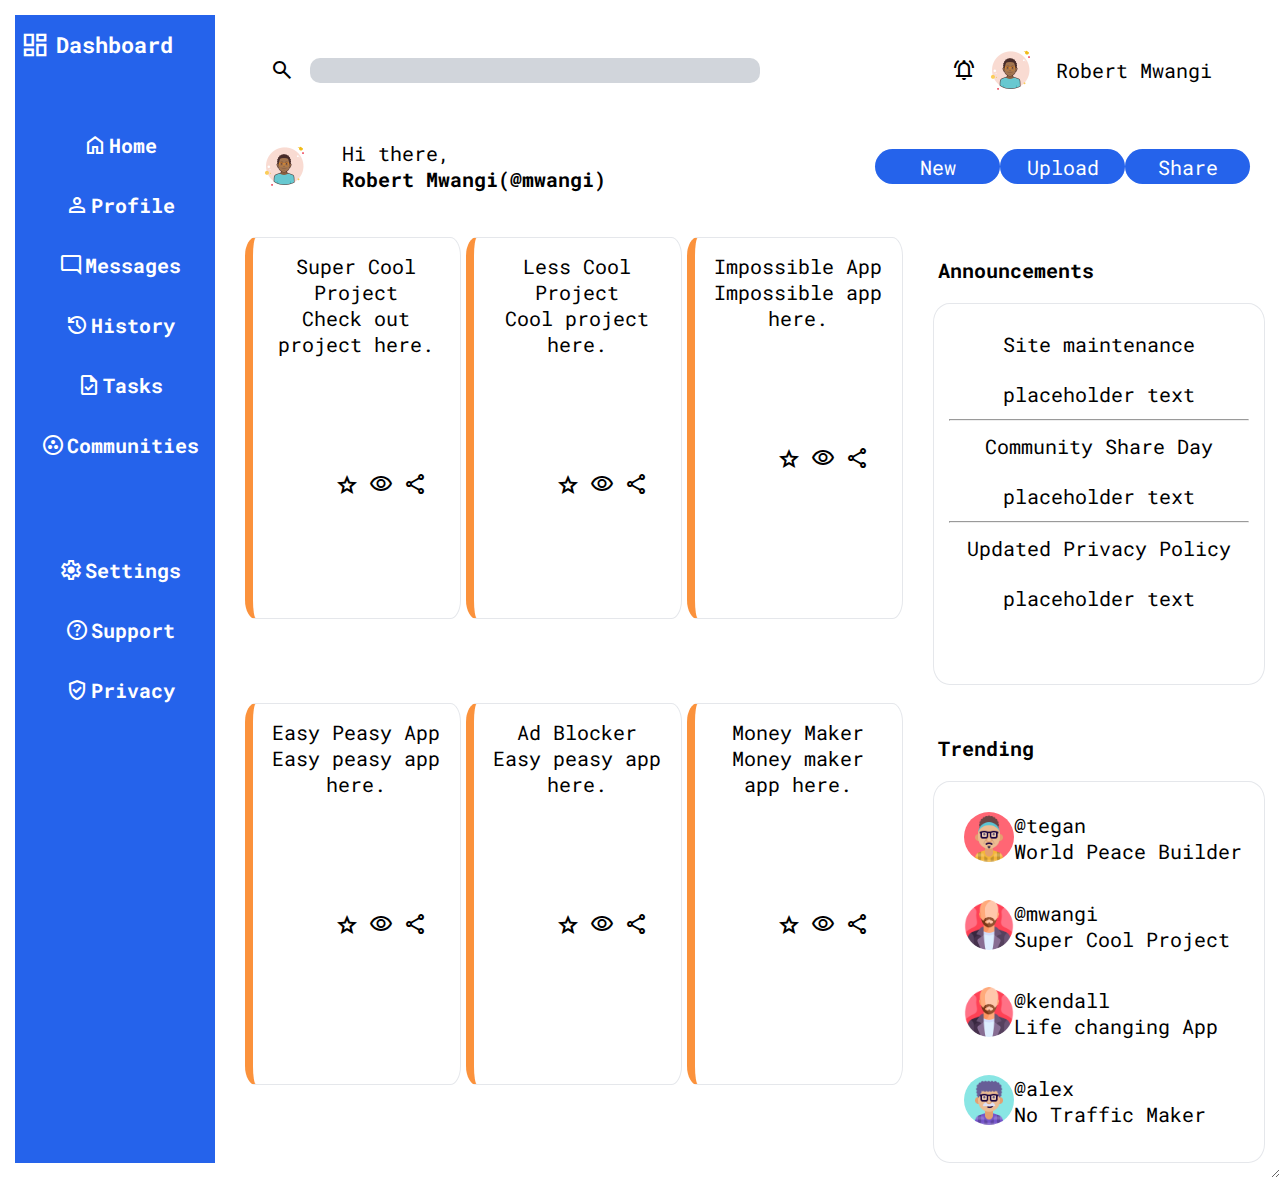
<file: index.html>
<!DOCTYPE html>
<html lang="en">
  <head>
    <meta charset="UTF-8" />
    <meta name="viewport" content="width=device-width, initial-scale=1.0" />
    <link
      href="https://fonts.googleapis.com/icon?family=Material+Icons"
      rel="stylesheet"
    />
    <link rel="preconnect" href="https://fonts.googleapis.com" />
    <link rel="preconnect" href="https://fonts.gstatic.com" crossorigin />
    <link
      href="https://fonts.googleapis.com/css2?family=Roboto+Mono&display=swap"
      rel="stylesheet"
    />
    <link
      rel="stylesheet"
      href="https://fonts.googleapis.com/css2?family=Material+Symbols+Outlined:opsz,wght,FILL,GRAD@48,400,0,0"
    />

    <link rel="stylesheet" href="admin.css" />
    <title>Document</title>
  </head>
  <body>
    <div class="container">
      <div class="side-nav">
        <div class="header" style="font-size: 22px">
          <span
            class="material-symbols-outlined"
            id="icon"
            style="font-size: 30px"
          >
            dashboard </span
          >Dashboard
        </div>

        <div class="side-bar-content">
          <ul>
            <li>
              <span class="material-symbols-outlined" id="icon"> home </span
              >&nbsp;Home
            </li>
            <li>
              <span class="material-symbols-outlined" id="icon"> person </span
              >&nbsp;Profile
            </li>
            <li>
              <span class="material-symbols-outlined" id="icon">
                mode_comment </span
              >&nbsp;Messages
            </li>
            <li>
              <span class="material-symbols-outlined" id="icon"> history </span
              >&nbsp;History
            </li>
            <li>
              <span class="material-symbols-outlined" id="icon"> task </span
              >&nbsp;Tasks
            </li>
            <li>
              <span class="material-symbols-outlined" id="icon">
                communities </span
              >&nbsp;Communities
            </li>
          </ul>
        </div>
        <div class="sidebartwo">
          <ul>
            <li>
              <span class="material-symbols-outlined" id="icon"> settings </span
              >&nbsp;Settings
            </li>
            <li>
              <span class="material-symbols-outlined" id="icon"> help </span
              >&nbsp;Support
            </li>
            <li>
              <span class="material-symbols-outlined" id="icon">
                verified_user </span
              >&nbsp;Privacy
            </li>
          </ul>
        </div>
      </div>

      <div class="navbar">
        <div class="section-header">
          <span class="material-symbols-outlined"> search </span
          ><input type="text" />
          <div class="profile">
            <span class="material-symbols-outlined">
              notifications_active
            </span>
            <img class="avatar" src="icons8-avatar-100.png" />
            <p>Robert Mwangi</p>
          </div>
        </div>

        <div class="greeting">
          <img class="avatar" src="icons8-avatar-100.png" />
          <p>Hi there, <strong>Robert Mwangi(@mwangi)</strong></p>
          <br />
          <ul>
            <li>New</li>
            <li>Upload</li>
            <li>Share</li>
          </ul>
        </div>
      </div>

      <div class="projects">
        <div class="card">
          <p class="title">Super Cool Project</p>
          <p>Check out project here.</p>
          <div class="icons">
            <span class="material-symbols-outlined"> star </span>
            <span class="material-symbols-outlined"> visibility </span>
            <span class="material-symbols-outlined"> share </span>
          </div>
        </div>
        <div class="card">
          <p class="title">Less Cool Project</p>
          <p>Cool project here.</p>
          <div class="icons">
            <span class="material-symbols-outlined"> star </span>
            <span class="material-symbols-outlined"> visibility </span>
            <span class="material-symbols-outlined"> share </span>
          </div>
        </div>
        <div class="card">
          <p class="title">Impossible App</p>
          <p>Impossible app here.</p>
          <div class="icons">
            <span class="material-symbols-outlined"> star </span>
            <span class="material-symbols-outlined"> visibility </span>
            <span class="material-symbols-outlined"> share </span>
          </div>
        </div>
        <div class="card">
          <p class="title">Easy Peasy App</p>
          <p>Easy peasy app here.</p>
          <div class="icons">
            <span class="material-symbols-outlined"> star </span>
            <span class="material-symbols-outlined"> visibility </span>
            <span class="material-symbols-outlined"> share </span>
          </div>
        </div>
        <div class="card">
          <p class="title">Ad Blocker</p>
          <p>Easy peasy app here.</p>
          <div class="icons">
            <span class="material-symbols-outlined"> star </span>
            <span class="material-symbols-outlined"> visibility </span>
            <span class="material-symbols-outlined"> share </span>
          </div>
        </div>
        <div class="card">
          <p class="title">Money Maker</p>
          <p>Money maker app here.</p>
          <div class="icons">
            <span class="material-symbols-outlined"> star </span>
            <span class="material-symbols-outlined"> visibility </span>
            <span class="material-symbols-outlined"> share </span>
          </div>
        </div>
      </div>

      <div class="announcements">
        <div class="headerTwo">Announcements</div>
        <div class="side-tile-one">
          <p class="title">Site maintenance</p>
          <p>placeholder text</p>
          <hr />
          <p class="title">Community Share Day</p>
          <p>placeholder text</p>
          <hr />
          <p class="title">Updated Privacy Policy</p>
          <p>placeholder text</p>
        </div>
      </div>

      <div class="trending">
        <div class="headerTwo">Trending</div>
        <div class="side-tile-two">
          <div class="trending-avatar">
            <img class="avatar" src="avatar.png" />
            <p>@tegan</p>
            <p>World Peace Builder</p>
          </div>
          <div class="trending-avatar">
            <img class="avatar" src="man.png" />
            <p>@mwangi</p>
            <p>Super Cool Project</p>
          </div>
          <div class="trending-avatar">
            <img class="avatar" src="man.png" />
            <p>@kendall</p>
            <p>Life changing App</p>
          </div>
          <div class="trending-avatar">
            <img class="avatar" src="avatar (1).png" />
            <p>@alex</p>
            <p>No Traffic Maker</p>
          </div>
        </div>
      </div>
    </div>
  </body>
</html>
</file>
<file: admin.css>
* {
    margin: 0;
    padding: 0;
}

.container {
    text-align: center;
    resize: both;
    overflow: auto;
    display: grid;
    grid-template-columns: 1fr 3fr;
}

.container div {
    padding: 15px;
    font-size: 20px;
    font-family: 'Roboto Mono', monospace;
}

.side-bar-content {
    background-color: #2563eb;
    color: white;
    
}

.sidebartwo {
    background-color: #2563eb;
    grid-column: 1;
    color: white;
}

.sidebartwo ul li {
    list-style-type: none;
    display: inline-flex;
    line-height: 60px;
    align-items: center;
    font-weight: bold;
}

.side-bar-content ul li {
    list-style-type: none;
    display: inline-flex;
    line-height: 60px;
    align-items: center;
    font-weight: bold;
    
    
}




.header span {
    position: absolute;
    left: 20px;
    top: 30px;
}

.container .header  {
    display: flex;
    flex-direction: row;
    justify-content: space-around;
    background-color: #2563eb;
    color: white;
    
}

.side-nav {
    display: grid;
    grid-row: 1 / 4;
    grid-template-rows: 0.10fr 0.5fr 0.75fr;
}


.navbar {
    grid-row: 1;
    grid-column: 2 / 4;
}

.section-header {
    display: grid;
    grid-template-columns: 2fr 1fr;
    justify-items: flex-start;
    align-items: center;
    column-gap: 20px;


}

.greeting {
    
    display: grid;
    grid-column: 1 / 3;
    grid-auto-flow: column;
    grid-template-columns: 0.25fr 2fr 1fr;
    align-items: center;
    justify-content: space-around;
    column-gap: 2rem;
    
    
}


.greeting p {
    display: flex;
    flex-direction: column;
    justify-content: space-evenly;
    align-items: flex-start;
    align-self: start;
   
    
   
}

.greeting ul {
    display: grid;
    list-style-type: none;
    grid-template-columns: repeat(3, 1fr);
    
}

.greeting ul li {
    border-radius: 30px;
    background-color: #2563eb;
    color: white;
    width: 125px;
    height: 30px;
    font-size: 20px ;
    text-align: center;
    margin: 0 auto;
    padding-top: 5px;
}

.projects {
    display: grid;
    grid-column: 2 / 3;
    grid-row: 2 / 4;
    grid-template-columns: repeat(auto-fit, minmax(200px, 1fr));
    gap: 5px;
}

.card-header {
    display: grid;
    justify-self: start;
}

.card {
    border: 1.5px solid #e5e7eb;
    border-radius: 5%;
    border-left-width: 0.5rem;
    border-left-color: #fb923c;
    height: 350px;
}

.header {
    display: grid;
    font-weight: bold;
    font-size: 30px;
}

.headerTwo {
    text-align: left;
    margin: 5px;
    font-weight: bold;
    position: relative;
    right: 15px;
}

.announcements {
    grid-column: 3;
    grid-row: 2 / 3;
    margin: 0;
    
}

hr {
    display: flex;
    align-items: center;
    justify-content: center;
    text-align: center;
    color: #f1f5f9
}

.side-tile {
    border: 0.5px solid #f1f5f9;
    border-radius: 15px;
    height: 200px;
    line-height: 25px;
    
}

.side-tile-one {
    border: 1.5px solid #e5e7eb;
    border-radius: 5%;
    height: 350px;
    width: 300px;
    line-height: 50px;
}

.icons {
    display: inline-flex;
    align-items: center;
    justify-content: center;
    gap: 10px;
    margin-top: 100px;
    margin-left: 30px;
    margin-bottom: 100px;
}

.trending {
    display: grid;
    grid-column: 3;
    grid-row: 3;
    text-align: left;
    align-items: center;
}

.side-tile-two {
    display: grid;
    grid-row: 2;
    border: 1.5px solid #e5e7eb;
    border-radius: 5%;
    height: 350px;
    width: 300px;
    
    
}

.trending-avatar p {
    white-space: nowrap;
    display: grid;
    
}




/* Position icons to line up with sidebar text

*/

.material-symbols-outlined {
    position: relative;
    top: 0.25px;
    left: 10px;
    
}


input {
    border-radius: 10px;
    background-color: #d1d5db;
    border: none;
    width: 450px;
    height: 25px;
    position: absolute;
    margin: 50px;
   
}

.profile {
    
    display: flex;
    flex-direction: row;
    align-items: center;
    justify-content: flex-end;
    gap: 20px;
    
}

.avatar {
    float: left;
    width: 50px;
    height: 50px;
    border-radius: 50%;
    
}
</file>
